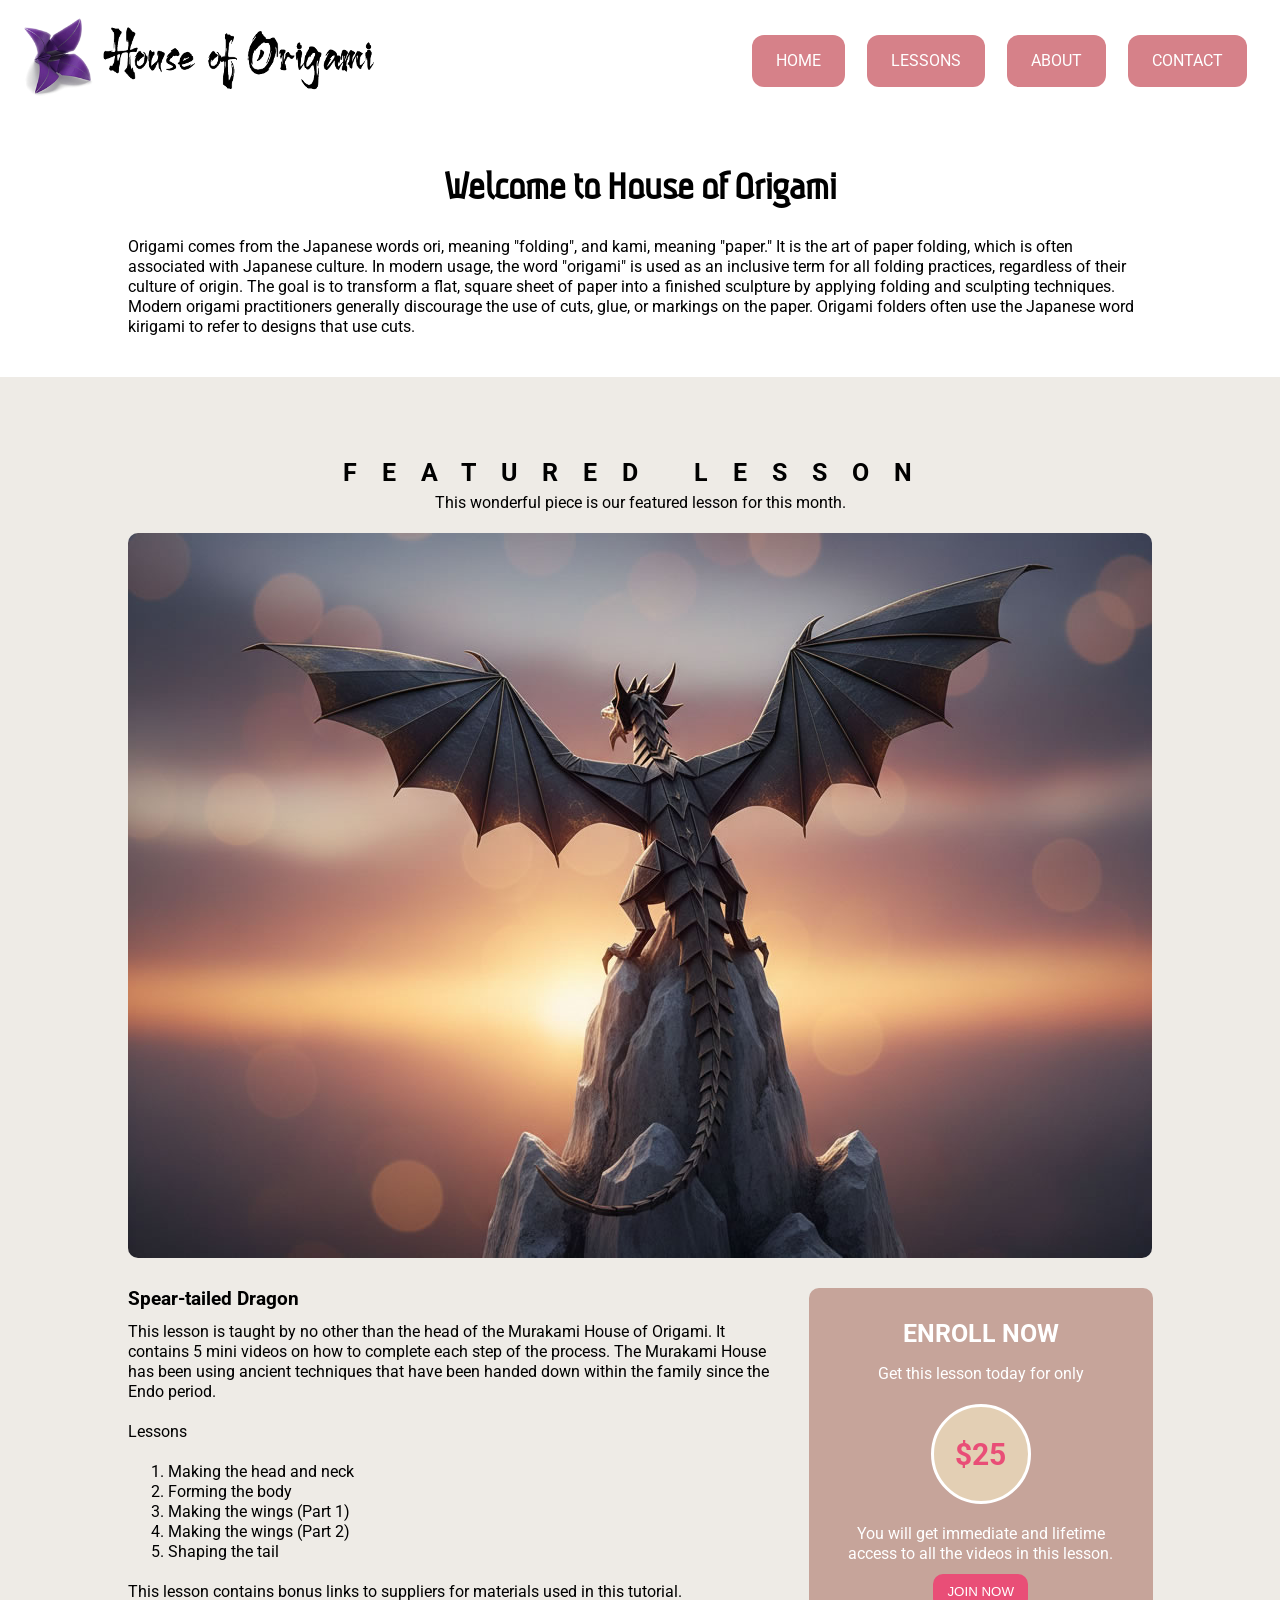
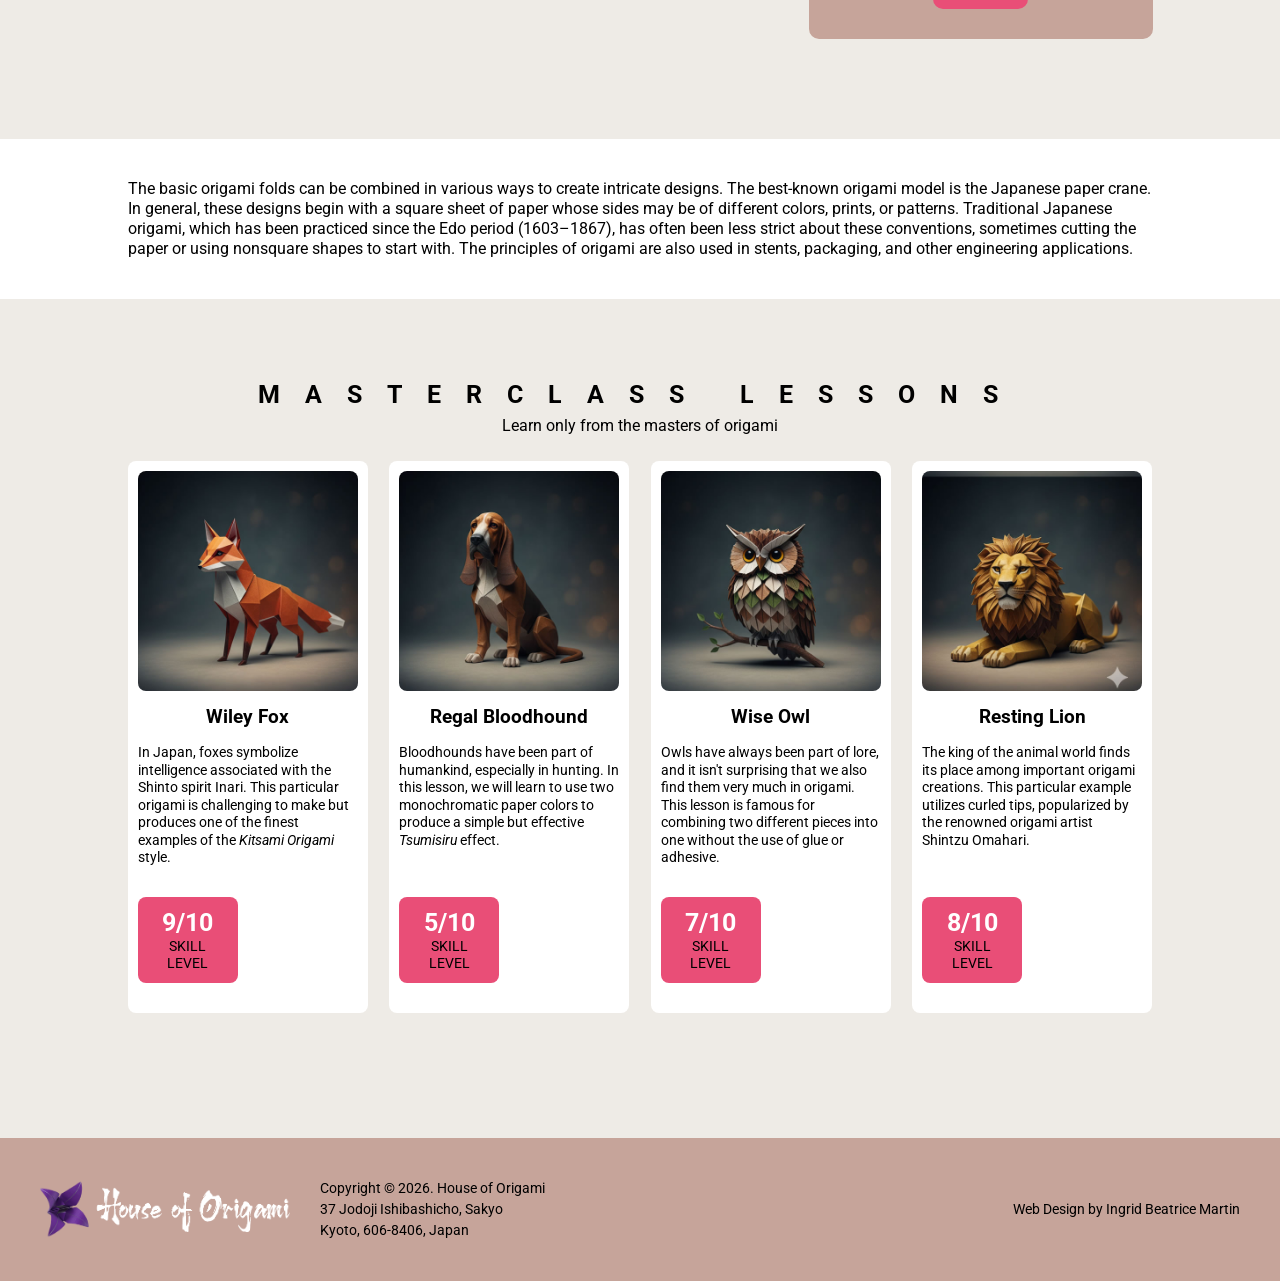
<file: index.html>
<!DOCTYPE html>
<html lang="en">

<head>

	<meta charset="UTF-8" />
	<meta name="viewport" content="width=device-width, initial-scale=1.0" />
	<title>Home | Origami</title>
	<link rel="icon" type="image/png" href="favicon.png">
	<link rel="stylesheet" href="css/style.css">
	
	<!-- GOOGLE FONTS -->
	<link rel="preconnect" href="https://fonts.googleapis.com">
	<link rel="preconnect" href="https://fonts.gstatic.com" crossorigin>
	<link href="https://fonts.googleapis.com/css2?family=Aubrey&family=Roboto:ital,wght@0,100..900;1,100..900&display=swap" rel="stylesheet">
	
</head>



<body>

    <!-- 1: NAVBAR -->
	<header class="navbar">
		<div class="brand">
			<img src="origami_logo.png" alt="House of Origami Logo Dark">
		</div>
  
		<nav class="navlinks">
			<a href="index.html">HOME</a>
			<a href="#">LESSONS</a>
			<a href="about.html">ABOUT</a>
			<a href="#">CONTACT</a>
		</nav>
	</header>



	<!-- 2: WELCOME -->
	<section class="home-intro">
		<h1>Welcome to House of Origami</h1>
		<p>Origami comes from the Japanese words ori, meaning "folding", and kami, meaning "paper." It is the art of paper folding, which is often associated with Japanese culture. In modern usage, the word "origami" is used as an inclusive term for all folding practices, regardless of their culture of origin. The goal is to transform a flat, square sheet of paper into a finished sculpture by applying folding and sculpting techniques. Modern origami practitioners generally discourage the use of cuts, glue, or markings on the paper. Origami folders often use the Japanese word kirigami to refer to designs that use cuts.</p>
	</section>

	
	
	<!-- 3: FEATURED LESSON -->
	<section class="featured-lesson">
	
		<div class="featured-container">
			<h2>FEATURED LESSON</h2>
			<p>This wonderful piece is our featured lesson for this month.</p>
		
			<!-- Card 1 -->
			<img src="featured_lesson.jpg" alt="Spear-tailed Dragon">
		
			<!-- Container for Bottom Cards -->
			<div class="lesson-bottom">
		
				<!-- Card 2 -->
				<div class="lesson-details">
					<h3>Spear-tailed Dragon</h3>
					<p class="lesson-description">This lesson is taught by no other than the head of the Murakami House of Origami. It contains 5 mini videos on how to complete each step of the process. The Murakami House has been using ancient techniques that have been handed down within the family since the Endo period.</p>
			
					<p class="lesson-title">Lessons</p>
				
					<ol class="lesson-steps">
					<li>Making the head and neck</li>
					<li>Forming the body</li>
					<li>Making the wings (Part 1)</li>
					<li>Making the wings (Part 2)</li>
					<li>Shaping the tail</li>
					</ol>
			
					<p>This lesson contains bonus links to suppliers for materials used in this tutorial.</p>
				</div>
  
				<!-- Card 3 -->
				<div class="enroll-box">
					<h3>ENROLL NOW</h3>
					<p>Get this lesson today for only</p>
					
					<div class="price-circle">
            <span>$25</span>
          </div>
					
					<p>You will get immediate and lifetime access to all the videos in this lesson.</p>
					<button class="btn-enroll">JOIN NOW</button>
				</div>
			</div>
		</div>
		

	</section>



	<!-- 3: PASSAGE -->
	<section class="passage">
		<p>The basic origami folds can be combined in various ways to create intricate designs. The best-known origami model is the Japanese paper crane. In general, these designs begin with a square sheet of paper whose sides may be of different colors, prints, or patterns. Traditional Japanese origami, which has been practiced since the Edo period (1603–1867), has often been less strict about these conventions, sometimes cutting the paper or using nonsquare shapes to start with. The principles of origami are also used in stents, packaging, and other engineering applications.</p>
	</section>



	<!-- 4: MASTERCLASS LESSONS -->
	<section class="masterclass-lesson">
		<h2>MASTERCLASS LESSONS</h2>
		<p>Learn only from the masters of origami</p>
	
	<div class="container">
		<div class="card">
			<img src="lesson01.jpg" alt="Card Image 1">
			<h3>Wiley Fox</h3>
			<p class="card-description">In Japan, foxes symbolize intelligence associated with the Shinto spirit Inari. This particular origami is challenging to make but produces one of the finest examples of the <i>Kitsami Origami</i> style.</p>
			
			<div class="subitem">
				<p class="rate">9/10</p>
				<p class="skill">SKILL LEVEL</p>
			</div>
		</div>
		
		
		
		<div class="card">
			<img src="lesson02.jpg" alt="Card Image 2">
			<h3>Regal Bloodhound</h3>
			<p class="card-description">Bloodhounds have been part of humankind, especially in hunting. In this lesson, we will learn to use two monochromatic paper colors to produce a simple but effective <i>Tsumisiru</i> effect.</p>
				
			<div class="subitem">
				<p class="rate">5/10</p>
				<p class="skill">SKILL LEVEL</p>
			</div>
		</div>
		
		
		
		<div class="card">
			<img src="lesson03.jpg" alt="Card Image 3">
			<h3>Wise Owl</h3>
			<p class="card-description">Owls have always been part of lore, and it isn't surprising that we also find them very much in origami. This lesson is famous for combining two different pieces into one without the use of glue or adhesive.</p>				
			
			<div class="subitem">
				<p class="rate">7/10</p>
				<p class="skill">SKILL LEVEL</p>
			</div>
		</div>
		
		
		
		<div class="card">
			<img src="lesson04.jpg" alt="Card Image 4">
			<h3>Resting Lion</h3>
			<p class="card-description">The king of the animal world finds its place among important origami creations. This particular example utilizes curled tips, popularized by the renowned origami artist Shintzu Omahari.</p>
			
			<div class="subitem">
				<p class="rate">8/10</p>
				<p class="skill">SKILL LEVEL</p>
			</div>
		</div>
	</div>
	</section>
		
		
		
	<!-- 5: FOOTER -->		
	<footer class="footer">
		<div class="logo-text-group">
			<img src="origami_logo_dark.png" alt="House of Origami Logo Light">
		
			<div class="copyright-stack">
				<p class="copyright">Copyright © 2026. House of Origami</p>
				<p class="copyright">37 Jodoji Ishibashicho, Sakyo</p>
				<p class="copyright">Kyoto, 606-8406, Japan</p>
			</div>
		</div>
  
		<p class="designer">Web Design by Ingrid Beatrice Martin</p>
	</footer>
	
	
	
</body>
</html>
</file>
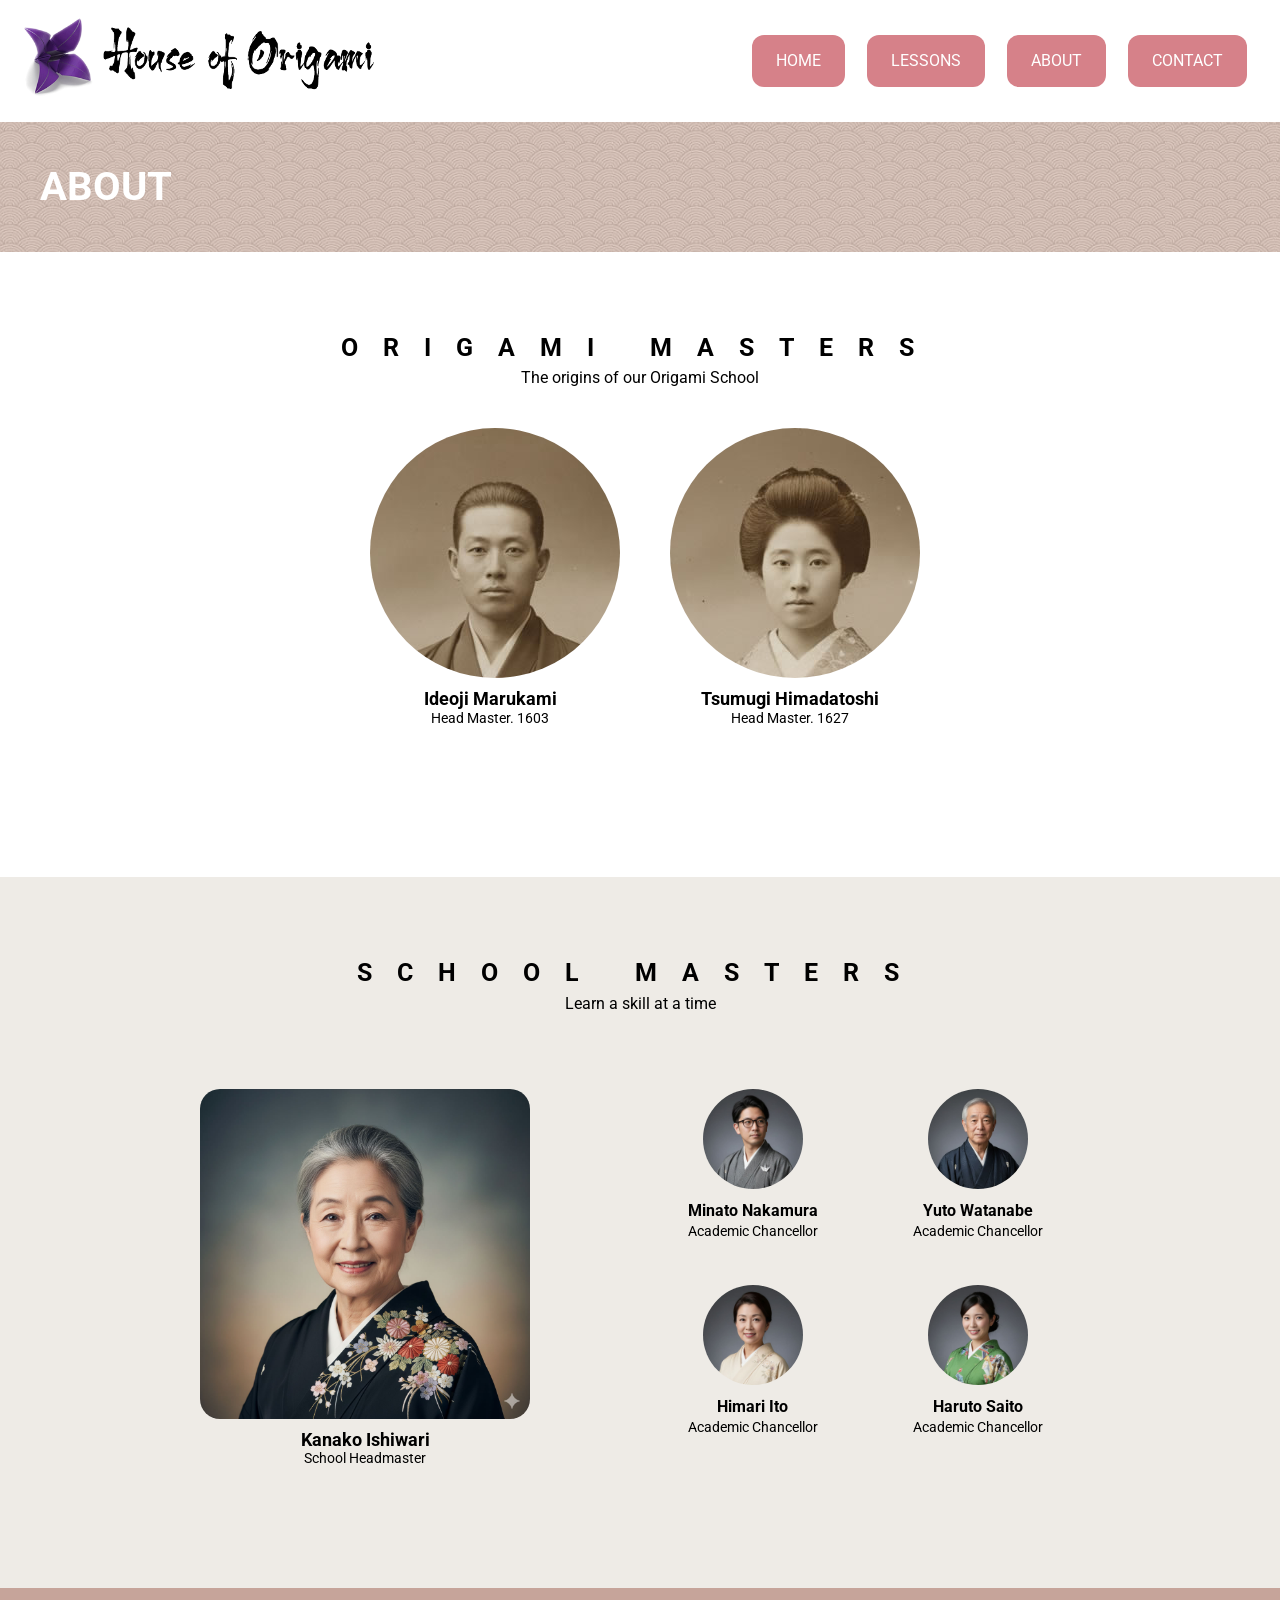
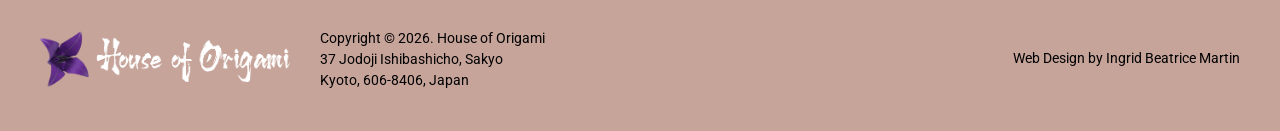
<file: about.html>
<!DOCTYPE html>
<html lang="en">

<head>

	<meta charset="UTF-8" />
	<meta name="viewport" content="width=device-width, initial-scale=1.0" />
	<title>About | House of Origami</title>
	<link rel="icon" type="image/png" href="favicon.png">
	<link rel="stylesheet" href="css/style.css">
	
	<!-- GOOGLE FONTS -->
	<link rel="preconnect" href="https://fonts.googleapis.com">
	<link rel="preconnect" href="https://fonts.gstatic.com" crossorigin>
	<link href="https://fonts.googleapis.com/css2?family=Aubrey&family=Roboto:ital,wght@0,100..900;1,100..900&display=swap" rel="stylesheet">
	
</head>



<body>

    <!-- 1: NAVBAR -->
	<header class="navbar">
		<div class="brand">
			<img src="origami_logo.png" alt="House of Origami Logo Dark">
		</div>
  
		<nav class="navlinks">
			<a href="index.html">HOME</a>
			<a href="#">LESSONS</a>
			<a href="about.html">ABOUT</a>
			<a href="#">CONTACT</a>
		</nav>
	</header>
	


	<!-- 2: ABOUT -->
    <section class="about-intro">
        <h1>ABOUT</h1>
    </section>
	


	<!-- 3: ORIGAMI MASTERS -->
    <section class="origami-masters">
        <h2>ORIGAMI MASTERS</h2>
        <p>The origins of our Origami School</p>
        
        <div class="origami-container">
            <div class="card">
                <img src="master01.jpg" alt="Ideoji Marukami">
                <h3>Ideoji Marukami</h3>
                <p class="card-description">Head Master. 1603</p>
            </div>
            <div class="card">
                <img src="master02.jpg" alt="Tsumugi Himadatoshi">
                <h3>Tsumugi Himadatoshi</h3>
                <p class="card-description">Head Master. 1627</p>
            </div>
        </div>
    </section>



	<!-- 4: SCHOOL MASTERS -->
    <section class="school-masters">
		<div class="school-container">
			<h2>SCHOOL MASTERS</h2>
			<p>Learn a skill at a time</p>
        
			<div class="masters-layout">
				<div class="card headmaster-card">
					<img src="headmaster.jpg" alt="Kanako Ishiwari">
					<h3>Kanako Ishiwari</h3>
					<p class="card-description">School Headmaster</p>
				</div>
            
			
			
				<div class="masters-grid">
					<div class="card circle-card">
						<img src="lessonmaster01.jpg" alt="Minato Nakamura">
						<h3>Minato Nakamura</h3>
						<p class="lessonmaster-description">Academic Chancellor</p>
					</div>
					
					
					
					<div class="card circle-card">
						<img src="lessonmaster02.jpg" alt="Yuto Watanabe">
						<h3>Yuto Watanabe</h3>
						<p class="lessonmaster-description">Academic Chancellor</p>
					</div>
					
					
					
					<div class="card circle-card">
						<img src="lessonmaster03.jpg" alt="Himari Ito">
						<h3>Himari Ito</h3>
						<p class="lessonmaster-description">Academic Chancellor</p>
					</div>
                
				
				
					<div class="card circle-card">
						<img src="lessonmaster04.jpg" alt="Haruto Saito">
						<h3>Haruto Saito</h3>
						<p class="lessonmaster-description">Academic Chancellor</p>
					</div>
				</div>
			</div>
		</div>
	</section>



	<!-- 5: FOOTER -->
    <footer class="footer">
        <div class="logo-text-group">
            <img src="origami_logo_dark.png" alt="Logo">
			
            <div class="copyright-stack">
                <p class="copyright">Copyright © 2026. House of Origami</p>
                <p class="copyright">37 Jodoji Ishibashicho, Sakyo</p>
                <p class="copyright">Kyoto, 606-8406, Japan</p>
            </div>
        </div>
		
        <p class="designer">Web Design by Ingrid Beatrice Martin</p>
    </footer>



</body>
</html>
</file>
<file: css/style.css>
/* RESET & GLOBAL */
* { margin: 0; padding: 0; box-sizing: border-box }
body { font-family: Roboto; line-height: 1.25; }




/* NAVBAR */
.navbar{
	display: flex;
	justify-content: space-between;
	align-items: center;
	padding: 16px 24px;
	background-color: white;
}

.navlinks a{
	padding: 16px 24px;
	background: #D68189;
	color: white;
	text-decoration: none;
	border-radius: 12px;
	margin: 9px;
	
	align-self: bottom;
	display: inline-flex
}

.brand img { width: 350px }












/* ========================================================================
   HOME PAGE
   ======================================================================== */

/* ==============================
   1: INTRO
   ============================== */
.home-intro {
	max-width: 1025px;
	margin: 40px auto;
	text-align: center;
}

.home-intro h1 {
	font-family: Aubrey;
	font-size: 40px;
}

.home-intro p {
	font-family: Roboto;
	padding-top: 25px;
	font-size: 16px;
	text-align: left;
}





/* ==============================
   2: FEATURED LESSON
   ============================== */
.featured-lesson {
	background-color: #EEEBE6;
	margin: 40px auto;
	padding-bottom: 100px;
	display: flow-root;
}

.featured-container {
	max-width: 1025px;
	margin: 0 auto;
	text-align: center;
}

.featured-lesson h2 {
	font-size: 25px;
	padding-top: 80px;
	padding-bottom: 5px;
	letter-spacing: 25px;
}

.featured-lesson img {
	display: block;
	margin: 20px auto;
	border-radius: 10px;
	margin-bottom: 30px;
}





/* 2.1: INSTRUCTIONS */
.lesson-bottom {
	max-width: auto;
	display: flex;
	text-align: left
}

.lesson-details {
	flex: 1.75;
	background-color: #EEEBE6;
	padding-right: 20px
}

.lesson-description {
	margin-top: 10px;
	text-align: left;
}

.lesson-title {
	margin-top: 20px;
	margin-bottom: 20px
}

.lesson-steps {
	margin-left: 40px;
	margin-bottom: 20px
}





/* 2.2: ENROLL */
.enroll-box {
	flex: 0.75;
	background-color: #C6A49A;
	color: white;
	text-align: center;
	border-radius: 10px;
	padding: 30px;
}

.price-circle {
	height: 100px;
	width: 100px;
	border-radius: 50%;
  
	background-color: #E3CFB4;
	color: #E94E77;
	font-size: 30px;
	font-weight: bold;
  
	margin: 10px;
	border: 3px solid white;
  
	display: flex;
	justify-content: center;
	align-items: center;
  
	margin: 20px auto;
}

.enroll-box h3 {
  font-size: 25px;
  padding-bottom: 15px;
}

.btn-enroll {
	margin-top: 10px;
	padding: 10px 14px;
	border: none;
	border-radius: 10px;
	background: #E94E77;
	color: #fff;
	cursor: pointer;
}





/* ==============================
   3: passage
   ============================== */
.passage {
	max-width: 1025px;
	margin: 40px auto;
  
	background-color: white;
	font-family: Roboto;
	
	font-size: 16px;
	text-align: left;
}





/* ==============================
   4: MASTERCLASS LESSONS
   ============================== */
.masterclass-lesson {
	background-color: #EEEBE6;
	text-align: center;
	padding-bottom: 125px;

}

.masterclass-lesson h2 {
	font-size: 25px;
	padding-top: 80px;
	padding-bottom: 5px;
	letter-spacing: 25px;
}

.masterclass-lesson p {
	font-family: Roboto;
}

.container {
	display: flex;
	max-width: 1025px;
	justify-content: space-between;
	flex-wrap: wrap;
	margin: 0 auto;
	gap: 15px;
}

.card{
	background-color: white;
	margin-top: 25px;
	padding: 10px;
	border-radius: 8px;
    max-width: 240px;
	
	display: flex;
	flex: 1 1 200px; 
    flex-direction: column;
}

.card img {
	width: 100%;
	padding: px;
	border-radius: 8px;
}

.card h3{
	padding: 15px
}

p.card-description {
	padding-bottom: 30px;
	text-align: left
}

.subitem {
	background-color: #E94E77;
	border-radius: 8px;
	padding: 10px;
	width: 100px;
	
	margin-top: auto; 
    align-self: flex-start;
	margin-bottom: 20px;
}

.rate {
	color: white;
	font-weight: bold;
	font-size: 25px;
}

.skill {
	font-size: 14px;
}












/* =========================================
   ABOUT PAGE
   ========================================= */
   
/* ==============================
   1: INTRO
   ============================== */
.about-intro {
	max-width: 100%;
	color: white;
	
	/* pattern */
	background-image: url('../bg-tile-dark.png'); 
	background-repeat: repeat;
	background-size: 150px;
	background-position: center;
	background-color: #C6A49A;
}

.about-intro h1 {
	font-family: Roboto;
	font-size: 40px;
	padding: 40px;
}





/* ==============================
   2: ORIGAMI MASTERS
   ============================== */
.origami-masters {
	text-align: center;
	padding: 80px 0 120px 0;
}

.origami-container {
	display: flex;
	max-width: 1025px;
	margin: 40px auto 0 auto;
	justify-content: center;
	gap: 60px;
}

.origami-masters .card {
	background: none !important;
	box-shadow: none !important;
	margin-top: 0;
	padding: 0;
	text-align: center;
}

.origami-masters .card img {
	width: 250px;
	height: 250px;
	border-radius: 50%;
	margin-bottom: 10px;
}

.origami-masters h2 {
	font-size: 25px;
	padding-bottom: 5px;
	letter-spacing: 25px;
}

.origami-masters .card h3 {
	margin: 0;
	padding: 0;
	font-size: 18px;
	line-height: 1.2;
}





/* ==============================
   3: SCHOOL MASTERS
   ============================== */
.school-masters {
	background-color: #EEEBE6;
	text-align: center;
	padding: 80px 0;
}

.school-container h2 {
	font-size: 25px;
	padding-bottom: 5px;
	letter-spacing: 25px;
}

.masters-layout {
	display: flex;
	justify-content: center;
	align-items: flex-start; 
	gap: 100px;               
	margin-top: 40px;
}





/* 3.1: HEADMASTER */
.headmaster-card {
	text-align: center;
	max-width: 350px;
	background: none !important;
	box-shadow: none !important;
}

.headmaster-card img {
	width: 100%;
	border-radius: 20px;
	display: block; 
	margin-bottom: 10px;
}

.headmaster-card h3 {
	margin: 0;
	padding: 0;
	font-size: 18px;
	line-height: 1.2;
}

.card-description {
	text-align: center;
	margin: 0 auto;
	background: none !important;
	box-shadow: none !important;
	font-size: 14px;
}





/* 3.2: LESSONMASTERS */
.masters-grid {
	display: flex;
	flex-wrap: wrap;
	width: 450px;
	align-items: flex-start;
}

.circle-card {
	width: 200px;
	text-align: center;
	display: flex;
	flex-direction: column;
	align-items: center;
	
	background: none !important;
	box-shadow: none !important;
}

.circle-card img {
	width: 100px;         
	height: 100px;        
	border-radius: 50%;   
	object-fit: cover;
	
	margin-bottom: 10px;
	padding: 0;
}

.circle-card h3 {
	font-size: 16px;
	line-height: 1.5;
	margin-top: 0;
	margin-bottom: 0;
	padding: 0;
}

.lessonmaster-description {
	font-size: 14px;
	padding: 0;
}












/* =========================================
   FOOTER
   ========================================= */
.footer {
	background-color: #C6A49A;
	padding: 40px;
	display: flex;
	justify-content: space-between;
	align-items: center;
}

.logo-text-group {
	display: flex;
	align-items: center;
	gap: 30px;
}

.footer img {
	width: 250px;
	display: block;
}

.copyright-stack {
	display: flex;
	flex-direction: column;
	text-align: left;
}

.copyright {
	margin: 0;
	font-size: 14px;
	line-height: 1.5;
}

.designer {
	margin: 0;
	text-align: right;
	font-size: 14px;
}
</file>
